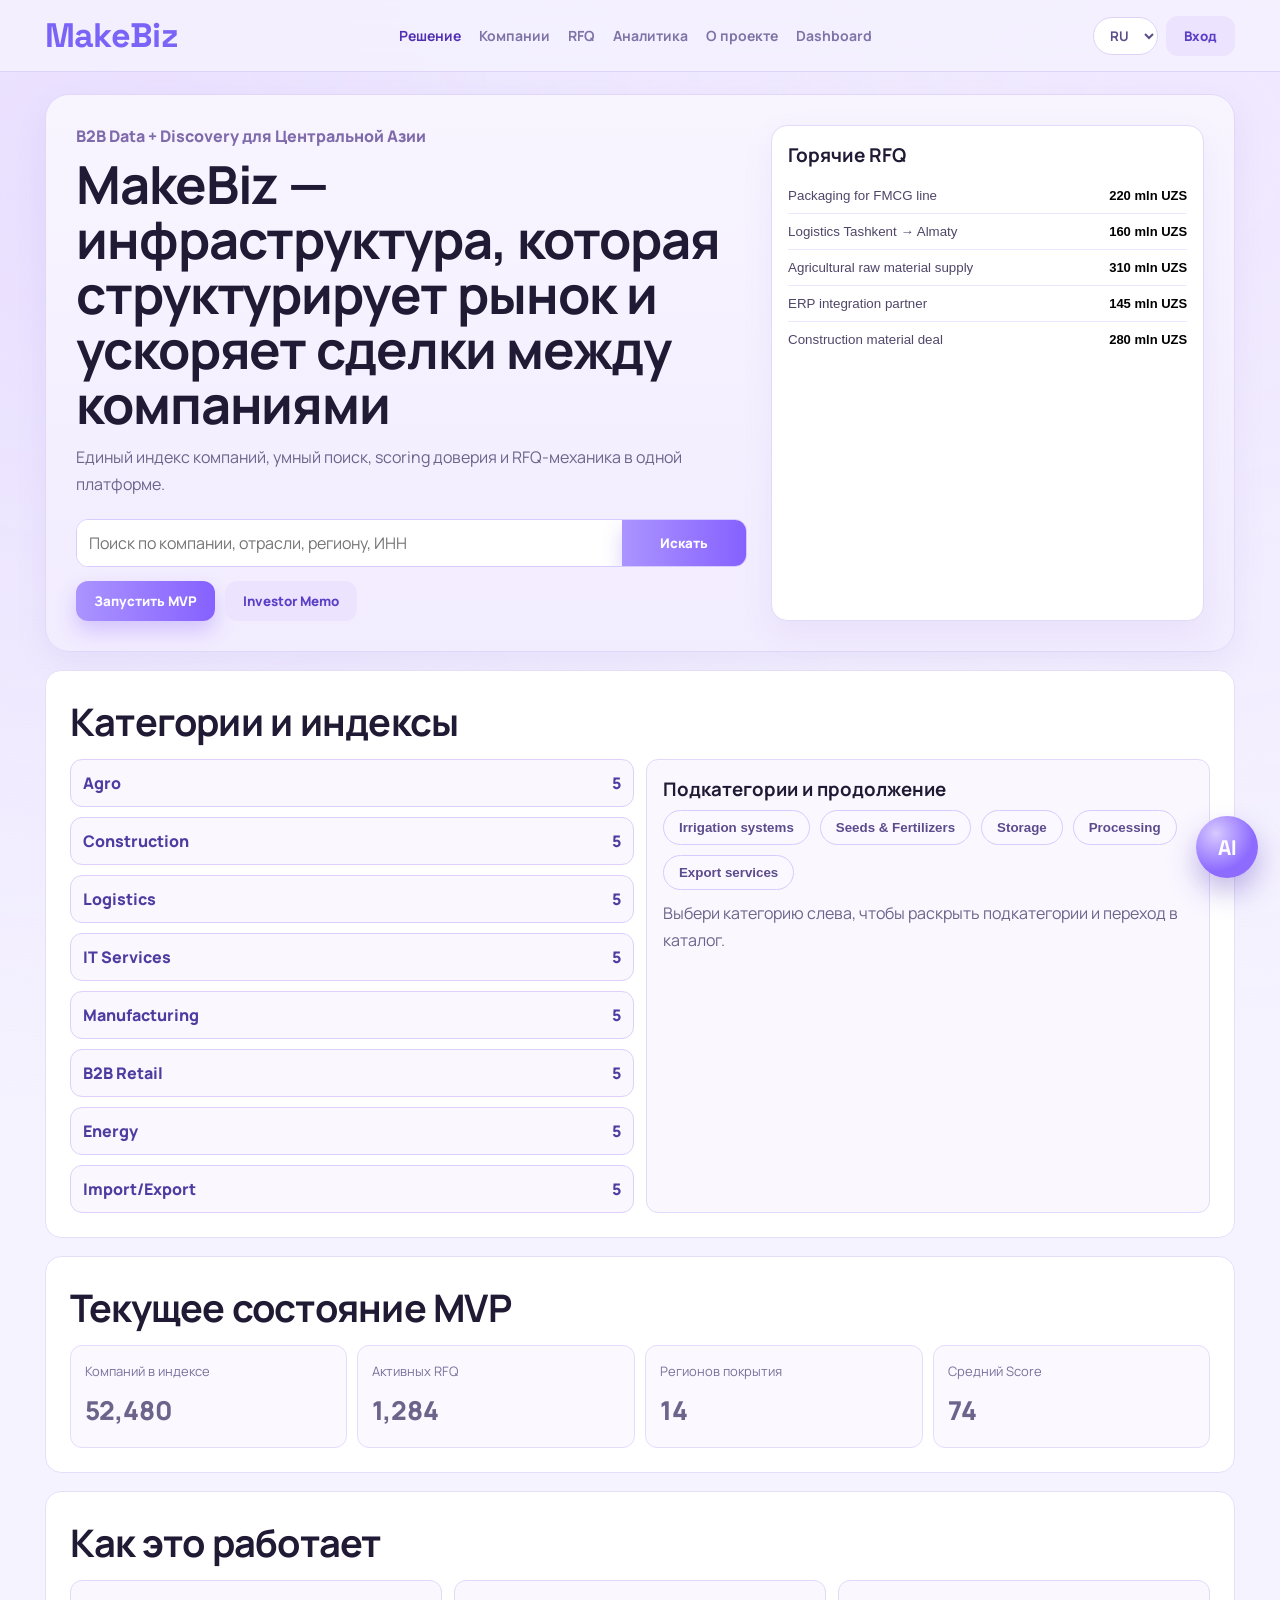
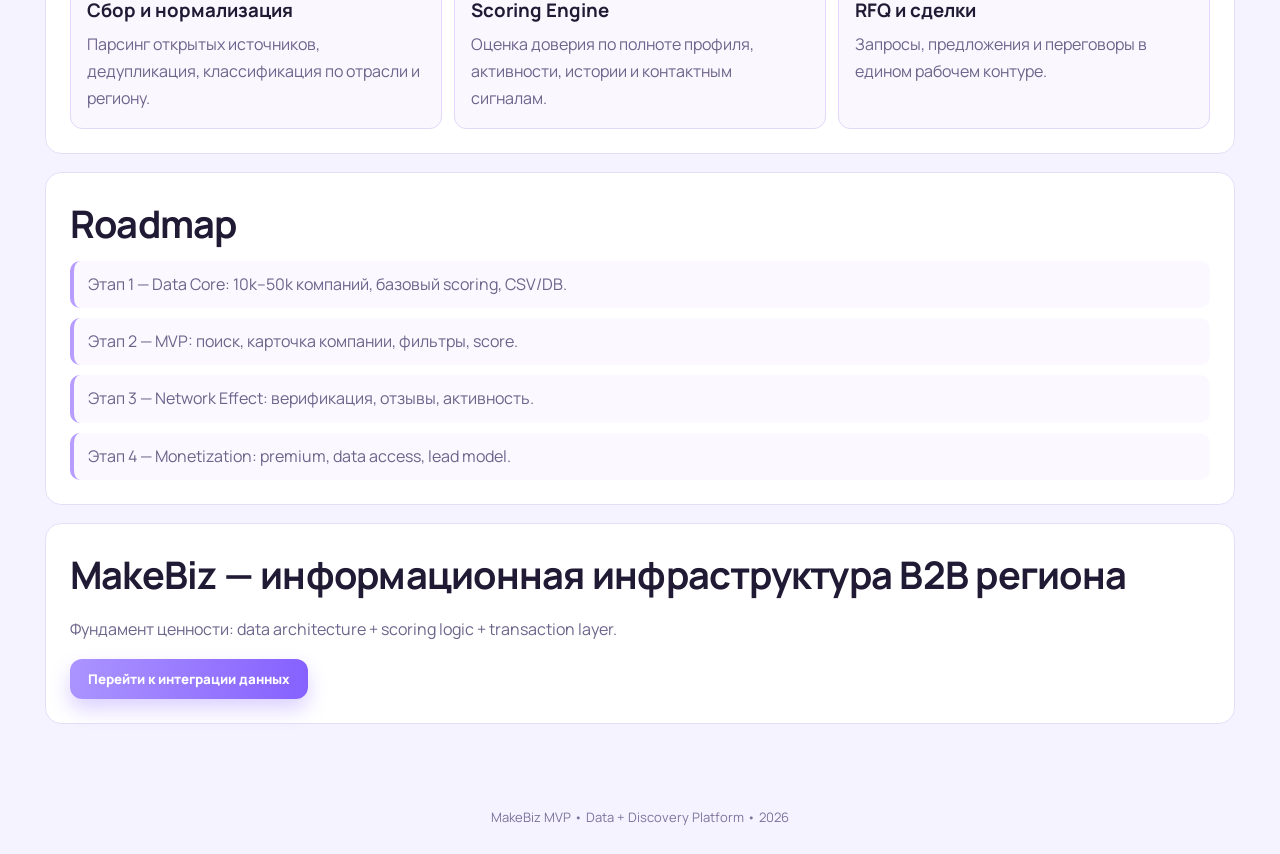
<file: website/index.html>
<!doctype html>
<html lang="ru">
<head>
  <meta charset="UTF-8">
  <meta name="viewport" content="width=device-width, initial-scale=1.0">
  <title>MakeBiz MVP</title>
  <link rel="preconnect" href="https://fonts.googleapis.com">
  <link rel="preconnect" href="https://fonts.gstatic.com" crossorigin>
  <link href="https://fonts.googleapis.com/css2?family=Manrope:wght@400;500;700;800&family=Space+Grotesk:wght@500;700&display=swap" rel="stylesheet">
  <link rel="stylesheet" href="./css/main.css">
</head>
<body>
  <header class="topbar">
    <div class="topbar-inner shell">
      <a class="brand" href="./index.html">MakeBiz</a>
      <nav class="nav">
        <a class="active" href="./index.html" data-i18n="nav_solution"></a>
        <a href="./companies.html" data-i18n="nav_companies"></a>
        <a href="./rfq.html" data-i18n="nav_rfq"></a>
        <a href="./analytics.html" data-i18n="nav_analytics"></a>
        <a href="./about.html" data-i18n="nav_about"></a>
        <a href="./dashboard.html">Dashboard</a>
      </nav>
      <div class="toolbar">
        <select class="lang" aria-label="Language">
          <option value="ru">RU</option>
          <option value="uz">UZ</option>
          <option value="en">EN</option>
        </select>
        <button class="btn btn-soft login-btn" data-i18n="nav_login"></button>
      </div>
    </div>
  </header>

  <main class="page shell">
    <section class="hero fade-up">
      <div>
        <p class="kicker" data-i18n="hero_kicker"></p>
        <h1 data-i18n="hero_title"></h1>
        <p class="lead" data-i18n="hero_lead"></p>

        <div class="search-wrap">
          <input id="heroSearchInput" type="text" data-i18n-placeholder="hero_search_placeholder">
          <button id="heroSearchBtn" class="btn btn-primary" data-i18n="hero_search_btn"></button>
        </div>

        <div class="hero-actions">
          <button class="btn btn-primary" data-i18n="hero_mvp_btn"></button>
          <button class="btn btn-soft" data-i18n="hero_memo_btn"></button>
        </div>
      </div>
      <aside class="card hot-rfq">
        <h3 data-i18n="hot_rfq_title"></h3>
        <ul>
          <li><button class="rfq-link" data-rfq-title="Packaging for FMCG line" data-rfq-budget="220000000"><span>Packaging for FMCG line</span><b>220 mln UZS</b></button></li>
          <li><button class="rfq-link" data-rfq-title="Logistics Tashkent to Almaty" data-rfq-budget="160000000"><span>Logistics Tashkent → Almaty</span><b>160 mln UZS</b></button></li>
          <li><button class="rfq-link" data-rfq-title="Agricultural raw material supply" data-rfq-budget="310000000"><span>Agricultural raw material supply</span><b>310 mln UZS</b></button></li>
          <li><button class="rfq-link" data-rfq-title="ERP integration partner" data-rfq-budget="145000000"><span>ERP integration partner</span><b>145 mln UZS</b></button></li>
          <li><button class="rfq-link" data-rfq-title="Construction material deal" data-rfq-budget="280000000"><span>Construction material deal</span><b>280 mln UZS</b></button></li>
        </ul>
      </aside>
    </section>

    <section class="section fade-up">
      <h2 data-i18n="categories_title"></h2>
      <div class="grid-2">
        <div id="categoryList" class="category-list"></div>
        <article class="tile">
          <h3 data-i18n="cat_subtitle"></h3>
          <div id="subcategoryList" class="chips"></div>
          <p id="categoryHint" style="margin-top:10px;" data-i18n="cat_hint"></p>
        </article>
      </div>
    </section>

    <section class="section fade-up">
      <h2 data-i18n="stats_title"></h2>
      <div class="stats">
        <article class="metric"><p class="label" data-i18n="stats_companies"></p><p class="value">52,480</p></article>
        <article class="metric"><p class="label" data-i18n="stats_rfq"></p><p class="value">1,284</p></article>
        <article class="metric"><p class="label" data-i18n="stats_regions"></p><p class="value">14</p></article>
        <article class="metric"><p class="label" data-i18n="stats_score"></p><p class="value">74</p></article>
      </div>
    </section>

    <section class="section fade-up">
      <h2 data-i18n="how_title"></h2>
      <div class="grid-3">
        <article class="tile"><h3 data-i18n="how_1_title"></h3><p data-i18n="how_1_text"></p></article>
        <article class="tile"><h3 data-i18n="how_2_title"></h3><p data-i18n="how_2_text"></p></article>
        <article class="tile"><h3 data-i18n="how_3_title"></h3><p data-i18n="how_3_text"></p></article>
      </div>
    </section>

    <section class="section fade-up">
      <h2 data-i18n="roadmap_title"></h2>
      <div class="timeline">
        <div class="timeline-item"><p data-i18n="roadmap_1"></p></div>
        <div class="timeline-item"><p data-i18n="roadmap_2"></p></div>
        <div class="timeline-item"><p data-i18n="roadmap_3"></p></div>
        <div class="timeline-item"><p data-i18n="roadmap_4"></p></div>
      </div>
    </section>

    <section class="section fade-up">
      <h2 data-i18n="cta_title"></h2>
      <p data-i18n="cta_text"></p>
      <button class="btn btn-primary" data-i18n="cta_btn"></button>
    </section>
  </main>

  <footer class="footer" data-i18n="footer"></footer>

  <button id="aiFab" class="ai-fab" type="button">AI</button>
  <aside id="aiPanel" class="ai-panel">
    <header data-i18n="ai_title"></header>
    <div id="aiMessages" class="body ai-chat-body"></div>
    <form id="aiForm" class="ai-chat-form">
      <input id="aiInput" class="input" data-i18n-placeholder="ai_placeholder">
      <button class="btn btn-primary" type="submit" data-i18n="ai_send"></button>
    </form>
  </aside>

  <script src="./js/i18n.js"></script>
  <script src="./js/app.js"></script>
</body>
</html>
</file>
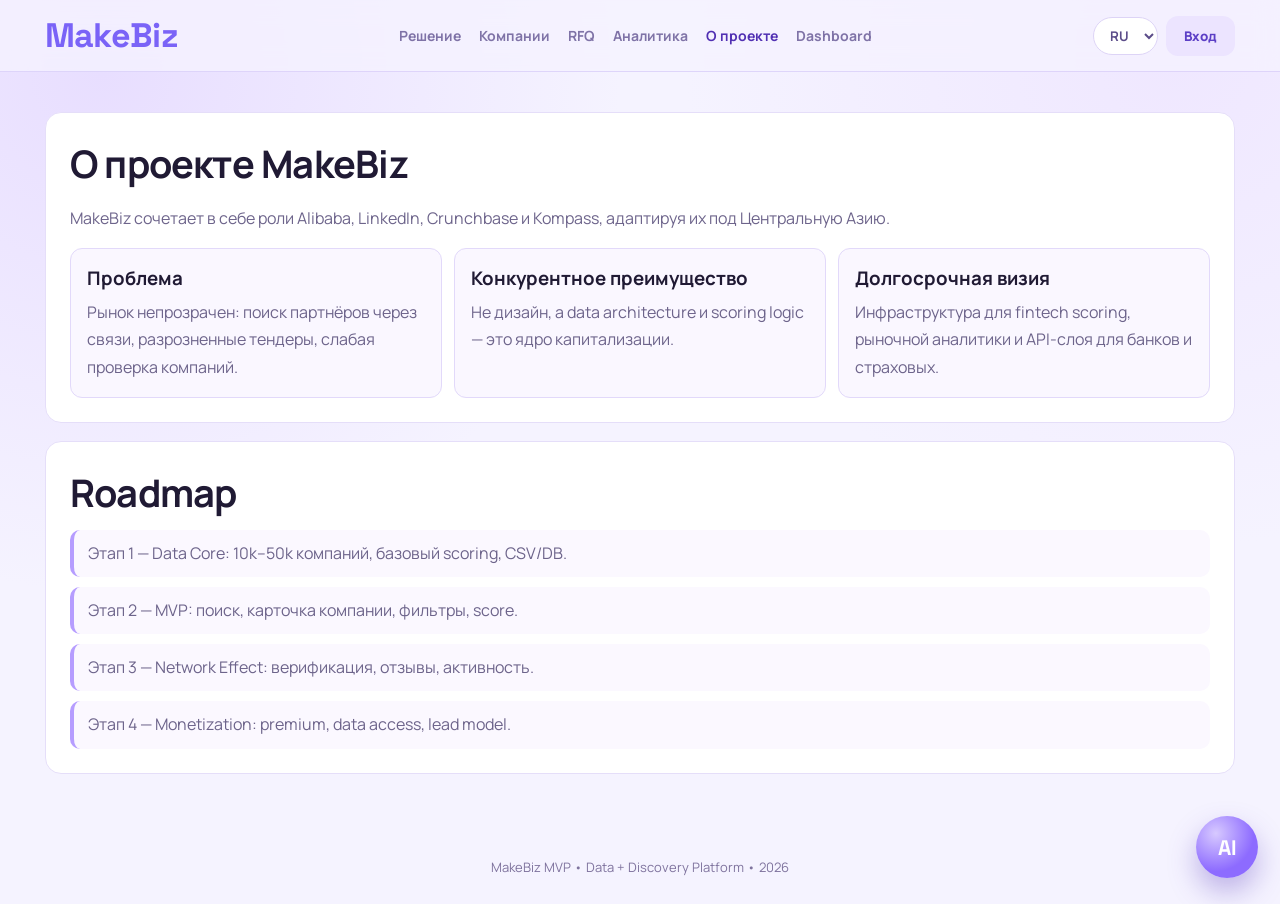
<file: website/about.html>
<!doctype html>
<html lang="ru">
<head>
  <meta charset="UTF-8">
  <meta name="viewport" content="width=device-width, initial-scale=1.0">
  <title>MakeBiz • About</title>
  <link rel="preconnect" href="https://fonts.googleapis.com">
  <link rel="preconnect" href="https://fonts.gstatic.com" crossorigin>
  <link href="https://fonts.googleapis.com/css2?family=Manrope:wght@400;500;700;800&family=Space+Grotesk:wght@500;700&display=swap" rel="stylesheet">
  <link rel="stylesheet" href="./css/main.css">
</head>
<body>
  <header class="topbar">
    <div class="topbar-inner shell">
      <a class="brand" href="./index.html">MakeBiz</a>
      <nav class="nav">
        <a href="./index.html" data-i18n="nav_solution"></a>
        <a href="./companies.html" data-i18n="nav_companies"></a>
        <a href="./rfq.html" data-i18n="nav_rfq"></a>
        <a href="./analytics.html" data-i18n="nav_analytics"></a>
        <a class="active" href="./about.html" data-i18n="nav_about"></a>
        <a href="./dashboard.html">Dashboard</a>
      </nav>
      <div class="toolbar">
        <select class="lang" aria-label="Language"><option value="ru">RU</option><option value="uz">UZ</option><option value="en">EN</option></select>
        <button class="btn btn-soft login-btn" data-i18n="nav_login"></button>
      </div>
    </div>
  </header>

  <main class="page shell">
    <section class="section fade-up">
      <h2 data-i18n="about_title"></h2>
      <p data-i18n="about_lead"></p>
      <div class="grid-3" style="margin-top:14px;">
        <article class="tile">
          <h3 data-i18n="about_problem_title"></h3>
          <p data-i18n="about_problem_text"></p>
        </article>
        <article class="tile">
          <h3 data-i18n="about_adv_title"></h3>
          <p data-i18n="about_adv_text"></p>
        </article>
        <article class="tile">
          <h3 data-i18n="about_vision_title"></h3>
          <p data-i18n="about_vision_text"></p>
        </article>
      </div>
    </section>

    <section class="section fade-up">
      <h2 data-i18n="roadmap_title"></h2>
      <div class="timeline">
        <div class="timeline-item"><p data-i18n="roadmap_1"></p></div>
        <div class="timeline-item"><p data-i18n="roadmap_2"></p></div>
        <div class="timeline-item"><p data-i18n="roadmap_3"></p></div>
        <div class="timeline-item"><p data-i18n="roadmap_4"></p></div>
      </div>
    </section>
  </main>

  <footer class="footer" data-i18n="footer"></footer>

  <button id="aiFab" class="ai-fab" type="button">AI</button>
  <aside id="aiPanel" class="ai-panel">
    <header data-i18n="ai_title"></header>
    <div id="aiMessages" class="body ai-chat-body"></div>
    <form id="aiForm" class="ai-chat-form">
      <input id="aiInput" class="input" data-i18n-placeholder="ai_placeholder">
      <button class="btn btn-primary" type="submit" data-i18n="ai_send"></button>
    </form>
  </aside>

  <script src="./js/i18n.js"></script>
  <script src="./js/app.js"></script>
</body>
</html>
</file>
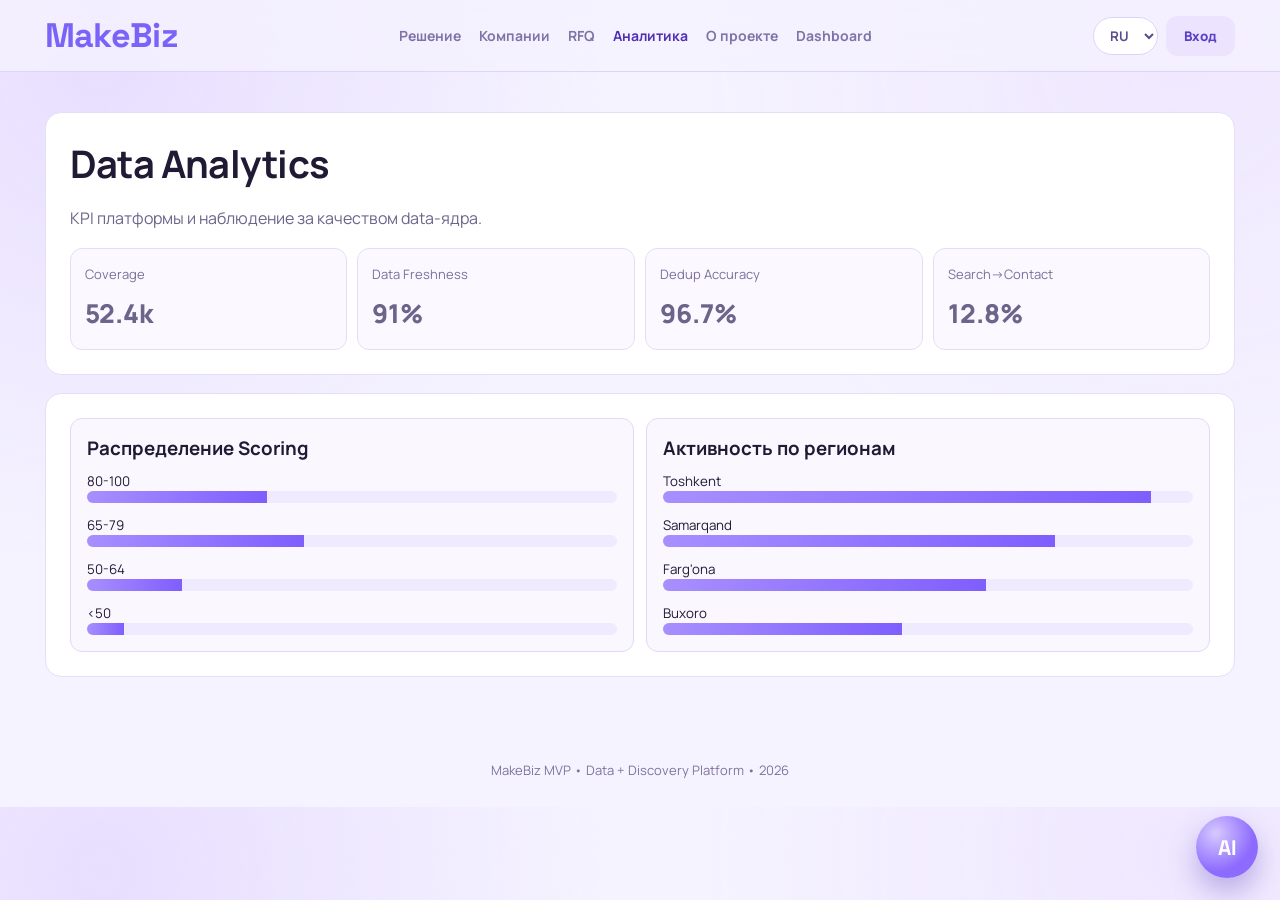
<file: website/analytics.html>
<!doctype html>
<html lang="ru">
<head>
  <meta charset="UTF-8">
  <meta name="viewport" content="width=device-width, initial-scale=1.0">
  <title>MakeBiz • Analytics</title>
  <link rel="preconnect" href="https://fonts.googleapis.com">
  <link rel="preconnect" href="https://fonts.gstatic.com" crossorigin>
  <link href="https://fonts.googleapis.com/css2?family=Manrope:wght@400;500;700;800&family=Space+Grotesk:wght@500;700&display=swap" rel="stylesheet">
  <link rel="stylesheet" href="./css/main.css">
</head>
<body>
  <header class="topbar">
    <div class="topbar-inner shell">
      <a class="brand" href="./index.html">MakeBiz</a>
      <nav class="nav">
        <a href="./index.html" data-i18n="nav_solution"></a>
        <a href="./companies.html" data-i18n="nav_companies"></a>
        <a href="./rfq.html" data-i18n="nav_rfq"></a>
        <a class="active" href="./analytics.html" data-i18n="nav_analytics"></a>
        <a href="./about.html" data-i18n="nav_about"></a>
        <a href="./dashboard.html">Dashboard</a>
      </nav>
      <div class="toolbar">
        <select class="lang" aria-label="Language"><option value="ru">RU</option><option value="uz">UZ</option><option value="en">EN</option></select>
        <button class="btn btn-soft login-btn" data-i18n="nav_login"></button>
      </div>
    </div>
  </header>

  <main class="page shell">
    <section class="section fade-up">
      <h2 data-i18n="analytics_title"></h2>
      <p data-i18n="analytics_lead"></p>

      <div class="stats" style="margin-top:14px;">
        <article class="metric"><p class="label" data-i18n="an_cov"></p><p class="value">52.4k</p></article>
        <article class="metric"><p class="label" data-i18n="an_fresh"></p><p class="value">91%</p></article>
        <article class="metric"><p class="label" data-i18n="an_dedup"></p><p class="value">96.7%</p></article>
        <article class="metric"><p class="label" data-i18n="an_conv"></p><p class="value">12.8%</p></article>
      </div>
    </section>

    <section class="section fade-up">
      <div class="grid-2">
        <article class="tile">
          <h3 data-i18n="an_score_dist"></h3>
          <div class="bars">
            <div><small>80-100</small><div class="bar"><span style="width:34%"></span></div></div>
            <div><small>65-79</small><div class="bar"><span style="width:41%"></span></div></div>
            <div><small>50-64</small><div class="bar"><span style="width:18%"></span></div></div>
            <div><small>&lt;50</small><div class="bar"><span style="width:7%"></span></div></div>
          </div>
        </article>

        <article class="tile">
          <h3 data-i18n="an_region_perf"></h3>
          <div class="bars">
            <div><small>Toshkent</small><div class="bar"><span style="width:92%"></span></div></div>
            <div><small>Samarqand</small><div class="bar"><span style="width:74%"></span></div></div>
            <div><small>Farg'ona</small><div class="bar"><span style="width:61%"></span></div></div>
            <div><small>Buxoro</small><div class="bar"><span style="width:45%"></span></div></div>
          </div>
        </article>
      </div>
    </section>
  </main>

  <footer class="footer" data-i18n="footer"></footer>

  <button id="aiFab" class="ai-fab" type="button">AI</button>
  <aside id="aiPanel" class="ai-panel">
    <header data-i18n="ai_title"></header>
    <div id="aiMessages" class="body ai-chat-body"></div>
    <form id="aiForm" class="ai-chat-form">
      <input id="aiInput" class="input" data-i18n-placeholder="ai_placeholder">
      <button class="btn btn-primary" type="submit" data-i18n="ai_send"></button>
    </form>
  </aside>

  <script src="./js/i18n.js"></script>
  <script src="./js/app.js"></script>
</body>
</html>
</file>
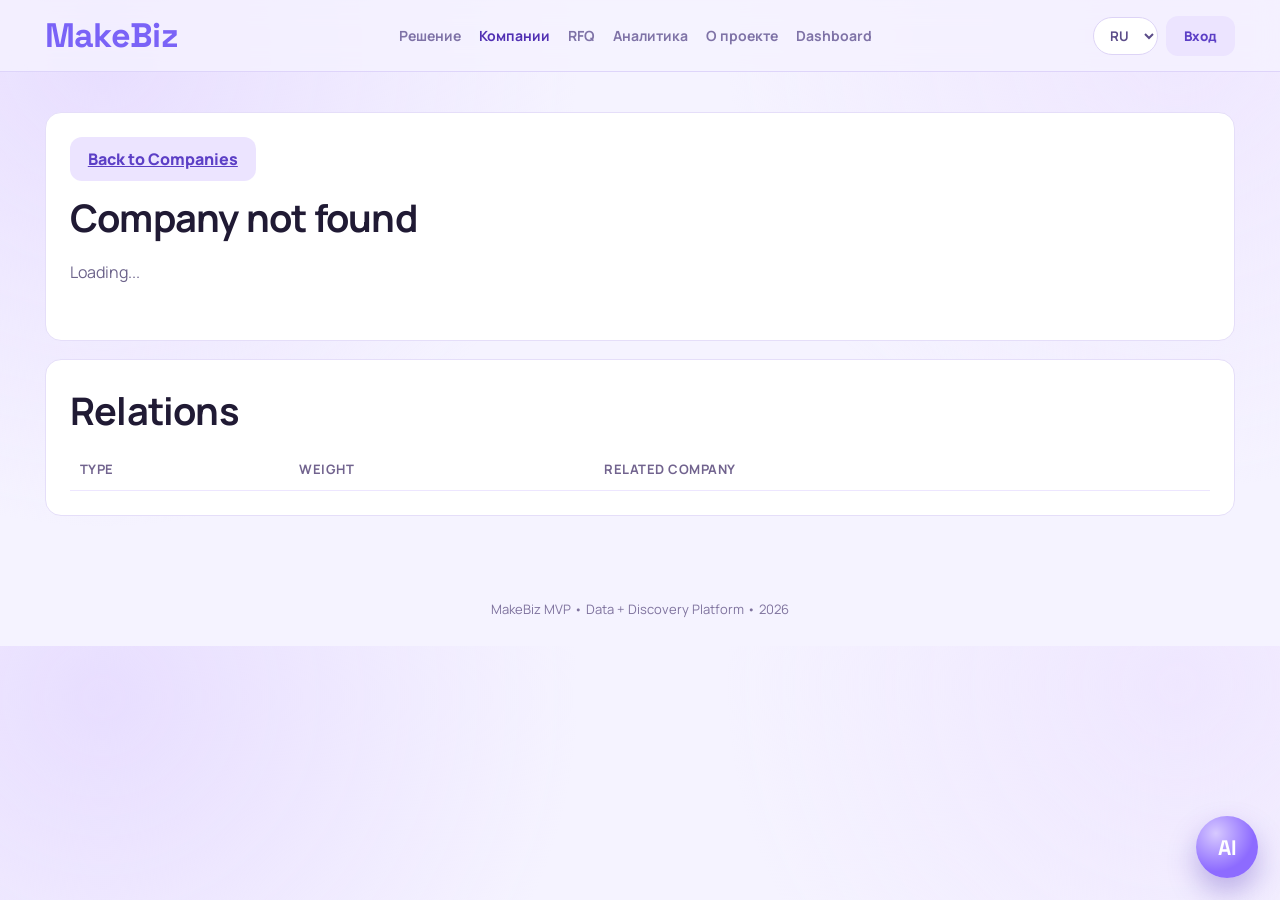
<file: website/company.html>
<!doctype html>
<html lang="ru">
<head>
  <meta charset="UTF-8">
  <meta name="viewport" content="width=device-width, initial-scale=1.0">
  <title>MakeBiz • Company Card</title>
  <link rel="preconnect" href="https://fonts.googleapis.com">
  <link rel="preconnect" href="https://fonts.gstatic.com" crossorigin>
  <link href="https://fonts.googleapis.com/css2?family=Manrope:wght@400;500;700;800&family=Space+Grotesk:wght@500;700&display=swap" rel="stylesheet">
  <link rel="stylesheet" href="./css/main.css">
</head>
<body>
  <header class="topbar">
    <div class="topbar-inner shell">
      <a class="brand" href="./index.html">MakeBiz</a>
      <nav class="nav">
        <a href="./index.html" data-i18n="nav_solution"></a>
        <a class="active" href="./companies.html" data-i18n="nav_companies"></a>
        <a href="./rfq.html" data-i18n="nav_rfq"></a>
        <a href="./analytics.html" data-i18n="nav_analytics"></a>
        <a href="./about.html" data-i18n="nav_about"></a>
        <a href="./dashboard.html">Dashboard</a>
      </nav>
      <div class="toolbar">
        <select class="lang" aria-label="Language"><option value="ru">RU</option><option value="uz">UZ</option><option value="en">EN</option></select>
        <button class="btn btn-soft login-btn" data-i18n="nav_login"></button>
      </div>
    </div>
  </header>

  <main class="page shell">
    <section class="section fade-up">
      <div class="editor-toolbar">
        <a class="btn btn-soft" href="./companies.html">Back to Companies</a>
      </div>
      <h2 id="companyTitle">Company</h2>
      <p id="companySubtitle">Loading...</p>

      <div class="grid-3" id="companyStats"></div>

      <div class="table-wrap" style="margin-top: 14px;">
        <table class="table">
          <tbody id="companyFields"></tbody>
        </table>
      </div>
    </section>

    <section class="section fade-up">
      <h2>Relations</h2>
      <div class="table-wrap">
        <table class="table">
          <thead><tr><th>Type</th><th>Weight</th><th>Related Company</th></tr></thead>
          <tbody id="companyRelations"></tbody>
        </table>
      </div>
    </section>
  </main>

  <footer class="footer" data-i18n="footer"></footer>

  <button id="aiFab" class="ai-fab" type="button">AI</button>
  <aside id="aiPanel" class="ai-panel">
    <header data-i18n="ai_title"></header>
    <div id="aiMessages" class="body ai-chat-body"></div>
    <form id="aiForm" class="ai-chat-form">
      <input id="aiInput" class="input" data-i18n-placeholder="ai_placeholder">
      <button class="btn btn-primary" type="submit" data-i18n="ai_send"></button>
    </form>
  </aside>

  <script src="./js/i18n.js"></script>
  <script src="./js/app.js"></script>
</body>
</html>
</file>
<file: website/css/main.css>
:root {
  --container-max: 2200px;
  --container-vw: 93;
  --bg: #f5f3ff;
  --panel: #ffffff;
  --panel-soft: #f7f4ff;
  --text: #201a34;
  --muted: #6d648b;
  --line: #ddd4f6;
  --accent: #8661ff;
  --accent-2: #ab94ff;
  --success: #2d9f73;
  --danger: #d4587f;
  --radius-xl: 24px;
  --radius-lg: 16px;
  --radius-md: 12px;
  --shadow: 0 12px 32px rgba(110, 84, 188, 0.08);
}

* {
  box-sizing: border-box;
}

html,
body {
  margin: 0;
  padding: 0;
  font-family: "Manrope", sans-serif;
  color: var(--text);
  background: radial-gradient(circle at 8% 8%, #e8deff 0%, transparent 36%),
    radial-gradient(circle at 92% 6%, #efe7ff 0%, transparent 34%),
    var(--bg);
}

a {
  color: inherit;
}

.shell {
  width: clamp(320px, calc(var(--container-vw) * 1vw), var(--container-max));
  margin: 0 auto;
}

.container-control {
  display: grid;
  gap: 8px;
}

.container-control-row {
  display: grid;
  grid-template-columns: 1fr auto;
  gap: 10px;
  align-items: center;
}

.container-control input[type="range"] {
  width: 100%;
}

.topbar {
  position: sticky;
  top: 0;
  z-index: 80;
  backdrop-filter: blur(12px);
  background: rgba(245, 243, 255, 0.78);
  border-bottom: 1px solid rgba(217, 206, 249, 0.8);
}

.topbar-inner {
  display: flex;
  align-items: center;
  justify-content: space-between;
  gap: 12px;
  padding: 14px 0;
}

.brand {
  text-decoration: none;
  font-family: "Space Grotesk", sans-serif;
  font-size: 34px;
  font-weight: 700;
  letter-spacing: -0.02em;
  color: #7a63f7;
}

.nav {
  display: flex;
  gap: 18px;
  align-items: center;
  flex-wrap: wrap;
}

.nav a {
  text-decoration: none;
  color: #7f73a7;
  font-size: 14px;
  font-weight: 700;
}

.nav a.active {
  color: #5130b3;
}

.toolbar {
  display: flex;
  gap: 8px;
  align-items: center;
}

select.lang {
  border: 1px solid var(--line);
  border-radius: 999px;
  background: #fff;
  padding: 8px 12px;
  color: #5b4c89;
  font-weight: 700;
}

.btn {
  border: 0;
  border-radius: var(--radius-md);
  padding: 11px 18px;
  font-weight: 800;
  font-family: inherit;
  cursor: pointer;
  transition: transform 0.2s ease, box-shadow 0.2s ease;
}

.btn:hover {
  transform: translateY(-1px);
}

.btn-primary {
  color: #fff;
  background: linear-gradient(90deg, var(--accent-2), var(--accent));
  box-shadow: 0 10px 20px rgba(129, 89, 255, 0.28);
}

.btn-soft {
  background: #ece4ff;
  color: #5c3fc6;
}

.page {
  padding: 22px 0 48px;
}

.hero {
  background: linear-gradient(180deg, #f8f5ff, #f2ecff);
  border: 1px solid #e2d7fb;
  border-radius: var(--radius-xl);
  box-shadow: var(--shadow);
  padding: 30px;
  display: grid;
  grid-template-columns: 1.55fr 1fr;
  gap: 24px;
}

.kicker {
  color: #7f6aac;
  font-weight: 800;
  margin: 0;
}

h1 {
  margin: 10px 0 12px;
  font-size: clamp(28px, 4.1vw, 54px);
  line-height: 1.05;
  letter-spacing: -0.02em;
}

.lead {
  margin: 0;
  color: var(--muted);
  line-height: 1.65;
  max-width: 66ch;
}

.search-wrap {
  margin-top: 22px;
  display: flex;
  border: 1px solid #d8cbff;
  border-radius: var(--radius-md);
  overflow: hidden;
  background: #fff;
}

.search-wrap input,
.input,
.select,
textarea {
  width: 100%;
  border: 1px solid var(--line);
  border-radius: var(--radius-md);
  padding: 12px;
  font: inherit;
  color: #4f4669;
  background: #fff;
}

.search-wrap input {
  border: 0;
  border-radius: 0;
}

.search-wrap .btn {
  border-radius: 0;
  min-width: 124px;
}

.hero-actions {
  margin-top: 14px;
  display: flex;
  gap: 10px;
  flex-wrap: wrap;
}

.card {
  background: var(--panel);
  border: 1px solid #e3daf9;
  border-radius: var(--radius-lg);
  box-shadow: var(--shadow);
}

.hot-rfq {
  padding: 16px;
}

.hot-rfq h3 {
  margin: 0 0 10px;
  font-size: 19px;
}

.hot-rfq ul {
  list-style: none;
  margin: 0;
  padding: 0;
}

.hot-rfq li {
  display: block;
  font-size: 14px;
  border-bottom: 1px solid #eee7ff;
  padding: 0;
}

.hot-rfq li:last-child {
  border-bottom: 0;
}

.rfq-link {
  width: 100%;
  border: 0;
  background: transparent;
  display: flex;
  justify-content: space-between;
  align-items: baseline;
  gap: 10px;
  padding: 10px 0;
  text-align: left;
  cursor: pointer;
}

.hot-rfq span,
.rfq-link span {
  color: #4f4668;
}

.hot-rfq b,
.rfq-link b {
  font-size: 13px;
}

.rfq-link:hover span {
  text-decoration: underline;
}

.section {
  margin-top: 18px;
  background: var(--panel);
  border: 1px solid #e5def9;
  border-radius: var(--radius-lg);
  padding: 24px;
}

.section h2 {
  margin: 0 0 12px;
  font-size: clamp(24px, 3vw, 38px);
  letter-spacing: -0.02em;
}

.section p {
  color: var(--muted);
  line-height: 1.7;
}

.chips {
  display: flex;
  flex-wrap: wrap;
  gap: 10px;
}

.chip {
  border: 1px solid #d7cbff;
  color: #5c4b8d;
  border-radius: 999px;
  padding: 9px 15px;
  font-weight: 700;
  background: #fbf9ff;
}

.category-list {
  display: grid;
  gap: 10px;
}

.category-item {
  border: 1px solid #ddd1fb;
  background: #faf7ff;
  border-radius: 12px;
  padding: 12px;
}

.category-item button {
  border: 0;
  background: transparent;
  width: 100%;
  padding: 0;
  display: flex;
  justify-content: space-between;
  font: inherit;
  font-weight: 800;
  color: #4f3ca0;
  cursor: pointer;
}

.grid-3 {
  display: grid;
  gap: 12px;
  grid-template-columns: repeat(3, minmax(0, 1fr));
}

.grid-2 {
  display: grid;
  gap: 12px;
  grid-template-columns: repeat(2, minmax(0, 1fr));
}

.tile {
  background: #faf7ff;
  border: 1px solid #e2d9fa;
  border-radius: var(--radius-md);
  padding: 16px;
}

.tile h3,
.tile h4 {
  margin: 0 0 8px;
}

.tile p {
  margin: 0;
  color: var(--muted);
}

.stats {
  display: grid;
  grid-template-columns: repeat(4, minmax(0, 1fr));
  gap: 10px;
}

.metric {
  background: #fbf9ff;
  border: 1px solid #e5dcfb;
  border-radius: var(--radius-md);
  padding: 14px;
}

.metric .label {
  margin: 0;
  color: #7b709c;
  font-size: 13px;
}

.metric .value {
  margin: 6px 0 0;
  font-weight: 800;
  font-size: 26px;
}

.table-wrap {
  overflow-x: auto;
}

.table {
  width: 100%;
  border-collapse: collapse;
}

.table th,
.table td {
  border-bottom: 1px solid #ede6ff;
  padding: 12px 10px;
  text-align: left;
  font-size: 14px;
}

.table th {
  color: #71638e;
  font-size: 13px;
  text-transform: uppercase;
  letter-spacing: 0.04em;
}

.badge {
  border-radius: 999px;
  padding: 4px 10px;
  font-size: 12px;
  font-weight: 800;
}

.badge-high {
  background: #e6f7f0;
  color: #1f8d62;
}

.badge-mid {
  background: #fff5dd;
  color: #9a7211;
}

.badge-low {
  background: #ffe5ec;
  color: #b6385f;
}

.filters {
  display: grid;
  gap: 10px;
  grid-template-columns: 2fr 1fr 1fr 1fr 1fr;
}

.editor-filters {
  margin-bottom: 10px;
}

.editor-toolbar {
  display: flex;
  gap: 10px;
  align-items: center;
  margin-bottom: 10px;
}

.editor-pager {
  margin-top: 12px;
  display: flex;
  align-items: center;
  gap: 10px;
}

.editor-pager .btn:disabled {
  opacity: 0.55;
  cursor: not-allowed;
  transform: none;
}

.form-grid {
  display: grid;
  gap: 10px;
  grid-template-columns: repeat(2, minmax(0, 1fr));
}

.form-grid .full {
  grid-column: 1 / -1;
}

.modal-grid .full {
  grid-column: 1 / -1;
}

input,
textarea,
select {
  font-family: inherit;
}

.timeline {
  display: grid;
  gap: 10px;
}

.timeline-item {
  border-left: 4px solid #b69dff;
  background: #fbf8ff;
  border-radius: 10px;
  padding: 10px 14px;
}

.timeline-item p {
  margin: 0;
}

.bars {
  display: grid;
  gap: 10px;
}

.log-window {
  background: #12101a;
  color: #d6cff0;
  border: 1px solid #332d4a;
  border-radius: 12px;
  min-height: 220px;
  max-height: 380px;
  overflow: auto;
  padding: 10px;
  font-family: ui-monospace, SFMono-Regular, Menlo, Monaco, Consolas, "Liberation Mono", "Courier New", monospace;
  font-size: 12px;
  line-height: 1.5;
}

.log-line {
  white-space: pre-wrap;
  border-bottom: 1px dashed #29233d;
  padding: 4px 0;
}

.log-line:last-child {
  border-bottom: 0;
}

.bar {
  background: #f0eaff;
  border-radius: 999px;
  overflow: hidden;
  height: 12px;
}

.bar > span {
  display: block;
  height: 100%;
  background: linear-gradient(90deg, #a88fff, #7f5eff);
}

.footer {
  margin-top: 18px;
  padding: 18px 0 28px;
  color: #7f739e;
  font-size: 13px;
  text-align: center;
}

.ai-fab {
  position: fixed;
  right: 22px;
  bottom: 22px;
  width: 62px;
  height: 62px;
  border-radius: 50%;
  border: 0;
  background: radial-gradient(circle at 32% 28%, #d7c9ff, #8d6bff 62%);
  box-shadow: 0 14px 28px rgba(87, 56, 186, 0.35);
  color: #fff;
  font-family: "Space Grotesk", sans-serif;
  font-size: 21px;
  font-weight: 700;
  cursor: pointer;
  z-index: 120;
}

.ai-panel {
  position: fixed;
  right: 18px;
  bottom: 94px;
  width: min(360px, 92vw);
  background: #fff;
  border: 1px solid #ddd2fb;
  border-radius: 16px;
  box-shadow: var(--shadow);
  z-index: 120;
  display: none;
}

.ai-panel.active {
  display: block;
}

.ai-panel header {
  padding: 12px 14px;
  border-bottom: 1px solid #eee6ff;
  font-weight: 800;
}

.ai-panel .body {
  padding: 12px 14px;
}

.ai-chat-body {
  max-height: 330px;
  overflow: auto;
  display: grid;
  gap: 8px;
}

.ai-msg {
  border-radius: 12px;
  padding: 9px 11px;
  font-size: 14px;
}

.ai-msg-user {
  background: #ece4ff;
  color: #4f3ea0;
  justify-self: end;
}

.ai-msg-bot {
  background: #f6f2ff;
  color: #5f577d;
  border: 1px solid #e7ddff;
}

.ai-chat-form {
  padding: 10px 12px 12px;
  border-top: 1px solid #eee6ff;
  display: grid;
  gap: 8px;
  grid-template-columns: 1fr auto;
}

.ai-chat-form .input {
  min-width: 0;
}

.ai-chat-form .btn {
  padding: 10px 14px;
}

.modal-backdrop {
  position: fixed;
  inset: 0;
  background: rgba(23, 17, 41, 0.42);
  display: none;
  align-items: center;
  justify-content: center;
  z-index: 140;
}

.modal-backdrop.active {
  display: flex;
}

.modal {
  width: min(420px, 92vw);
  background: #fff;
  border-radius: 18px;
  border: 1px solid #e2d7fb;
  box-shadow: var(--shadow);
  padding: 18px;
}

.modal-wide {
  width: min(980px, 96vw);
  max-height: 90vh;
  overflow: auto;
}

.modal h3 {
  margin: 0 0 8px;
}

.modal p {
  margin: 0 0 12px;
  color: #72678f;
}

.modal-grid {
  display: grid;
  gap: 8px;
}

.modal-grid label {
  display: grid;
  gap: 5px;
  color: #6a5f89;
  font-size: 12px;
  font-weight: 700;
}

.modal-grid-2 {
  grid-template-columns: repeat(2, minmax(0, 1fr));
}

.modal-actions {
  margin-top: 10px;
  display: flex;
  gap: 8px;
  justify-content: flex-end;
}

.fade-up {
  animation: fadeUp 0.55s ease both;
}

@keyframes fadeUp {
  from {
    opacity: 0;
    transform: translateY(10px);
  }
  to {
    opacity: 1;
    transform: translateY(0);
  }
}

@media (max-width: 980px) {
  .hero {
    grid-template-columns: 1fr;
    padding: 20px;
  }

  .stats {
    grid-template-columns: repeat(2, minmax(0, 1fr));
  }

  .grid-3,
  .grid-2,
  .filters,
  .form-grid,
  .modal-grid-2 {
    grid-template-columns: 1fr;
  }

  .editor-toolbar {
    flex-direction: column;
    align-items: stretch;
  }

  .topbar-inner {
    flex-wrap: wrap;
    justify-content: center;
  }

  .nav {
    justify-content: center;
  }
}
</file>
